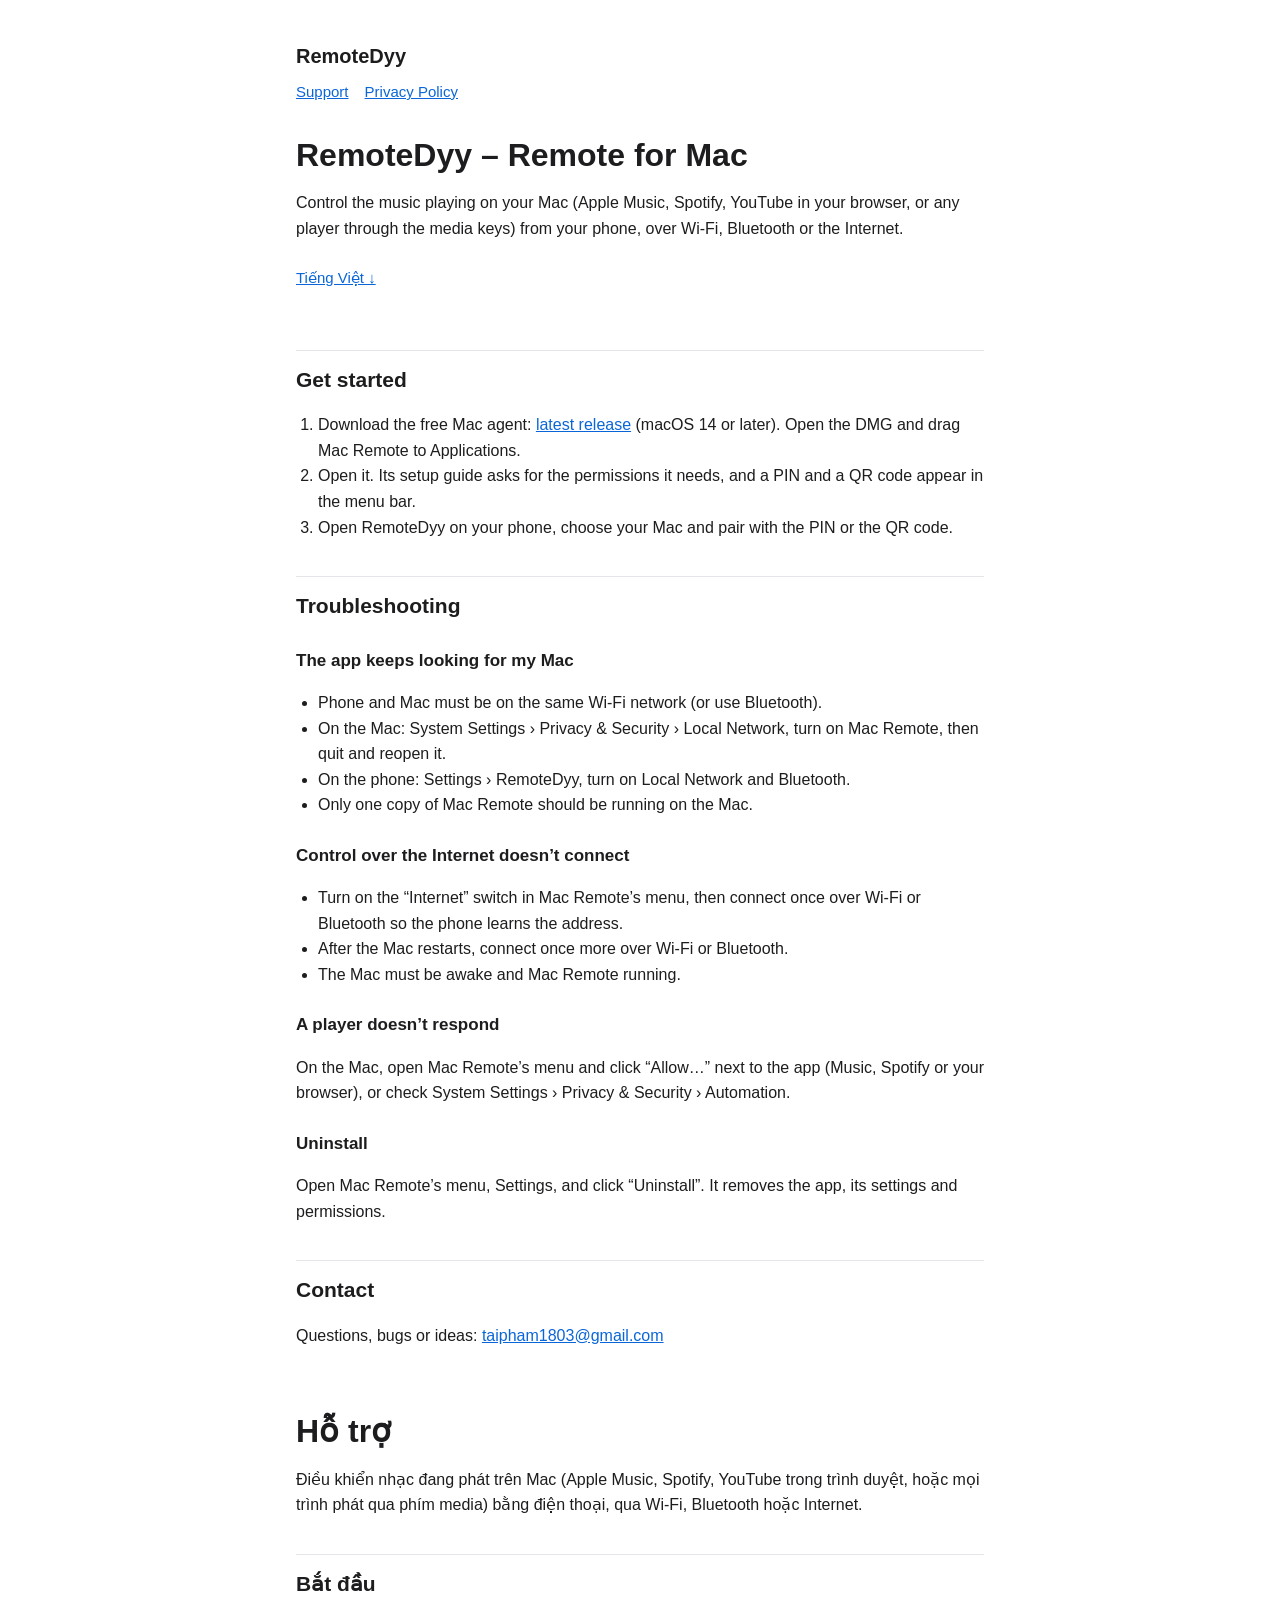
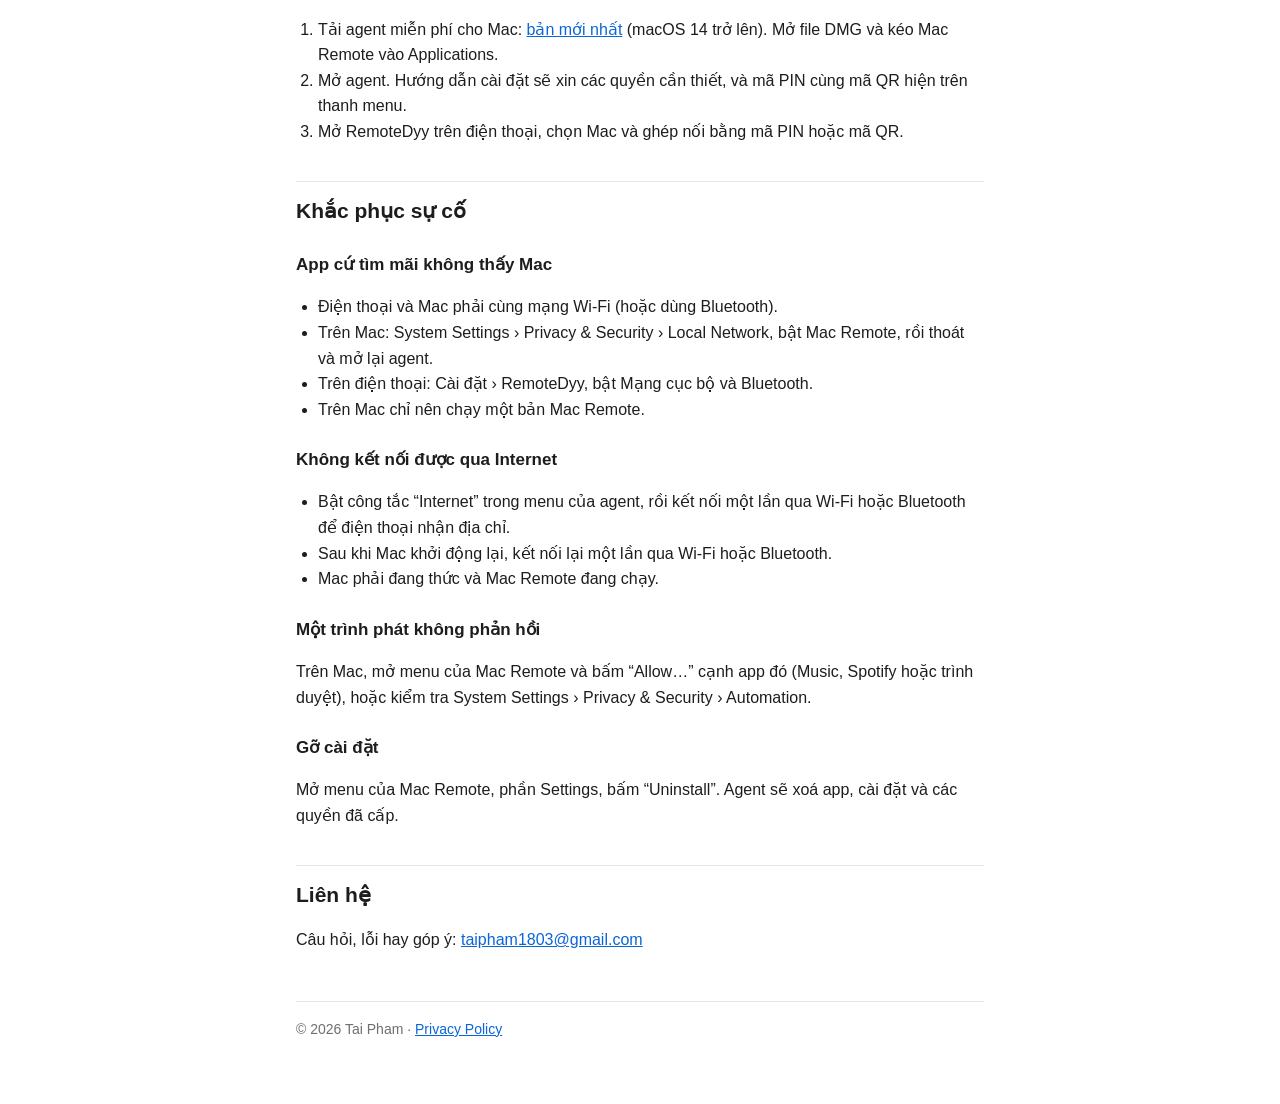
<file: docs/index.html>
<!doctype html>
<html lang="en">
<head>
<meta charset="utf-8">
<meta name="viewport" content="width=device-width, initial-scale=1">
<title>RemoteDyy Support</title>
<meta name="description" content="RemoteDyy: control the music on your Mac from your phone. Setup, troubleshooting and contact.">
<link rel="stylesheet" href="style.css">
</head>
<body>
<main>
<header>
  <a class="brand" href="./">RemoteDyy</a>
  <nav><a href="./">Support</a><a href="privacy/">Privacy Policy</a></nav>
</header>

<h1>RemoteDyy – Remote for Mac</h1>
<p>Control the music playing on your Mac (Apple Music, Spotify, YouTube in your browser, or any player through the media keys) from your phone, over Wi‑Fi, Bluetooth or the Internet.</p>
<a class="lang" href="#vi">Tiếng Việt ↓</a>

<h2>Get started</h2>
<ol>
  <li>Download the free Mac agent: <a href="https://github.com/taipham1803/macremote-releases/releases/latest">latest release</a> (macOS 14 or later). Open the DMG and drag Mac Remote to Applications.</li>
  <li>Open it. Its setup guide asks for the permissions it needs, and a PIN and a QR code appear in the menu bar.</li>
  <li>Open RemoteDyy on your phone, choose your Mac and pair with the PIN or the QR code.</li>
</ol>

<h2>Troubleshooting</h2>
<h3>The app keeps looking for my Mac</h3>
<ul>
  <li>Phone and Mac must be on the same Wi‑Fi network (or use Bluetooth).</li>
  <li>On the Mac: System Settings › Privacy &amp; Security › Local Network, turn on Mac Remote, then quit and reopen it.</li>
  <li>On the phone: Settings › RemoteDyy, turn on Local Network and Bluetooth.</li>
  <li>Only one copy of Mac Remote should be running on the Mac.</li>
</ul>
<h3>Control over the Internet doesn’t connect</h3>
<ul>
  <li>Turn on the “Internet” switch in Mac Remote’s menu, then connect once over Wi‑Fi or Bluetooth so the phone learns the address.</li>
  <li>After the Mac restarts, connect once more over Wi‑Fi or Bluetooth.</li>
  <li>The Mac must be awake and Mac Remote running.</li>
</ul>
<h3>A player doesn’t respond</h3>
<p>On the Mac, open Mac Remote’s menu and click “Allow…” next to the app (Music, Spotify or your browser), or check System Settings › Privacy &amp; Security › Automation.</p>
<h3>Uninstall</h3>
<p>Open Mac Remote’s menu, Settings, and click “Uninstall”. It removes the app, its settings and permissions.</p>

<h2>Contact</h2>
<p>Questions, bugs or ideas: <a href="mailto:taipham1803@gmail.com">taipham1803@gmail.com</a></p>

<h1 id="vi" style="margin-top:64px">Hỗ trợ</h1>
<p>Điều khiển nhạc đang phát trên Mac (Apple Music, Spotify, YouTube trong trình duyệt, hoặc mọi trình phát qua phím media) bằng điện thoại, qua Wi‑Fi, Bluetooth hoặc Internet.</p>

<h2>Bắt đầu</h2>
<ol>
  <li>Tải agent miễn phí cho Mac: <a href="https://github.com/taipham1803/macremote-releases/releases/latest">bản mới nhất</a> (macOS 14 trở lên). Mở file DMG và kéo Mac Remote vào Applications.</li>
  <li>Mở agent. Hướng dẫn cài đặt sẽ xin các quyền cần thiết, và mã PIN cùng mã QR hiện trên thanh menu.</li>
  <li>Mở RemoteDyy trên điện thoại, chọn Mac và ghép nối bằng mã PIN hoặc mã QR.</li>
</ol>

<h2>Khắc phục sự cố</h2>
<h3>App cứ tìm mãi không thấy Mac</h3>
<ul>
  <li>Điện thoại và Mac phải cùng mạng Wi‑Fi (hoặc dùng Bluetooth).</li>
  <li>Trên Mac: System Settings › Privacy &amp; Security › Local Network, bật Mac Remote, rồi thoát và mở lại agent.</li>
  <li>Trên điện thoại: Cài đặt › RemoteDyy, bật Mạng cục bộ và Bluetooth.</li>
  <li>Trên Mac chỉ nên chạy một bản Mac Remote.</li>
</ul>
<h3>Không kết nối được qua Internet</h3>
<ul>
  <li>Bật công tắc “Internet” trong menu của agent, rồi kết nối một lần qua Wi‑Fi hoặc Bluetooth để điện thoại nhận địa chỉ.</li>
  <li>Sau khi Mac khởi động lại, kết nối lại một lần qua Wi‑Fi hoặc Bluetooth.</li>
  <li>Mac phải đang thức và Mac Remote đang chạy.</li>
</ul>
<h3>Một trình phát không phản hồi</h3>
<p>Trên Mac, mở menu của Mac Remote và bấm “Allow…” cạnh app đó (Music, Spotify hoặc trình duyệt), hoặc kiểm tra System Settings › Privacy &amp; Security › Automation.</p>
<h3>Gỡ cài đặt</h3>
<p>Mở menu của Mac Remote, phần Settings, bấm “Uninstall”. Agent sẽ xoá app, cài đặt và các quyền đã cấp.</p>

<h2>Liên hệ</h2>
<p>Câu hỏi, lỗi hay góp ý: <a href="mailto:taipham1803@gmail.com">taipham1803@gmail.com</a></p>

<footer>© 2026 Tai Pham · <a href="privacy/">Privacy Policy</a></footer>
</main>
</body>
</html>
</file>
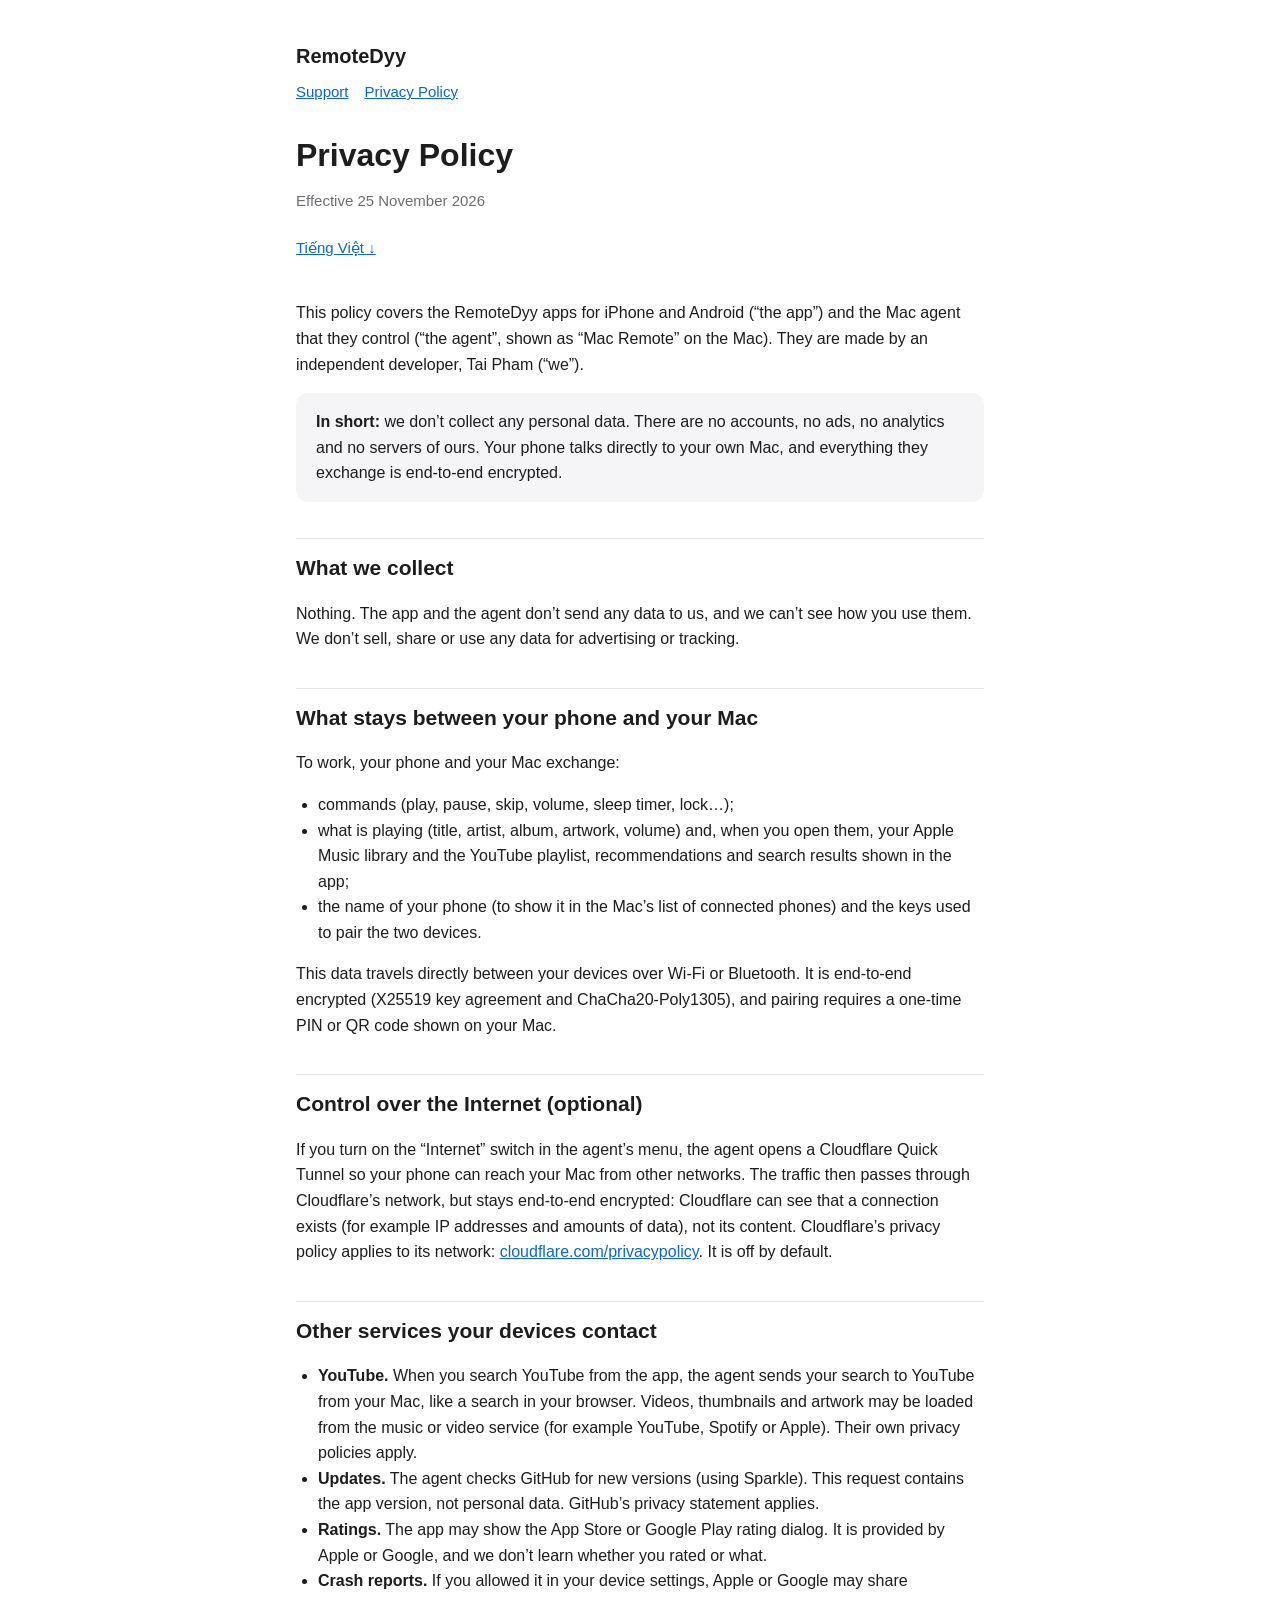
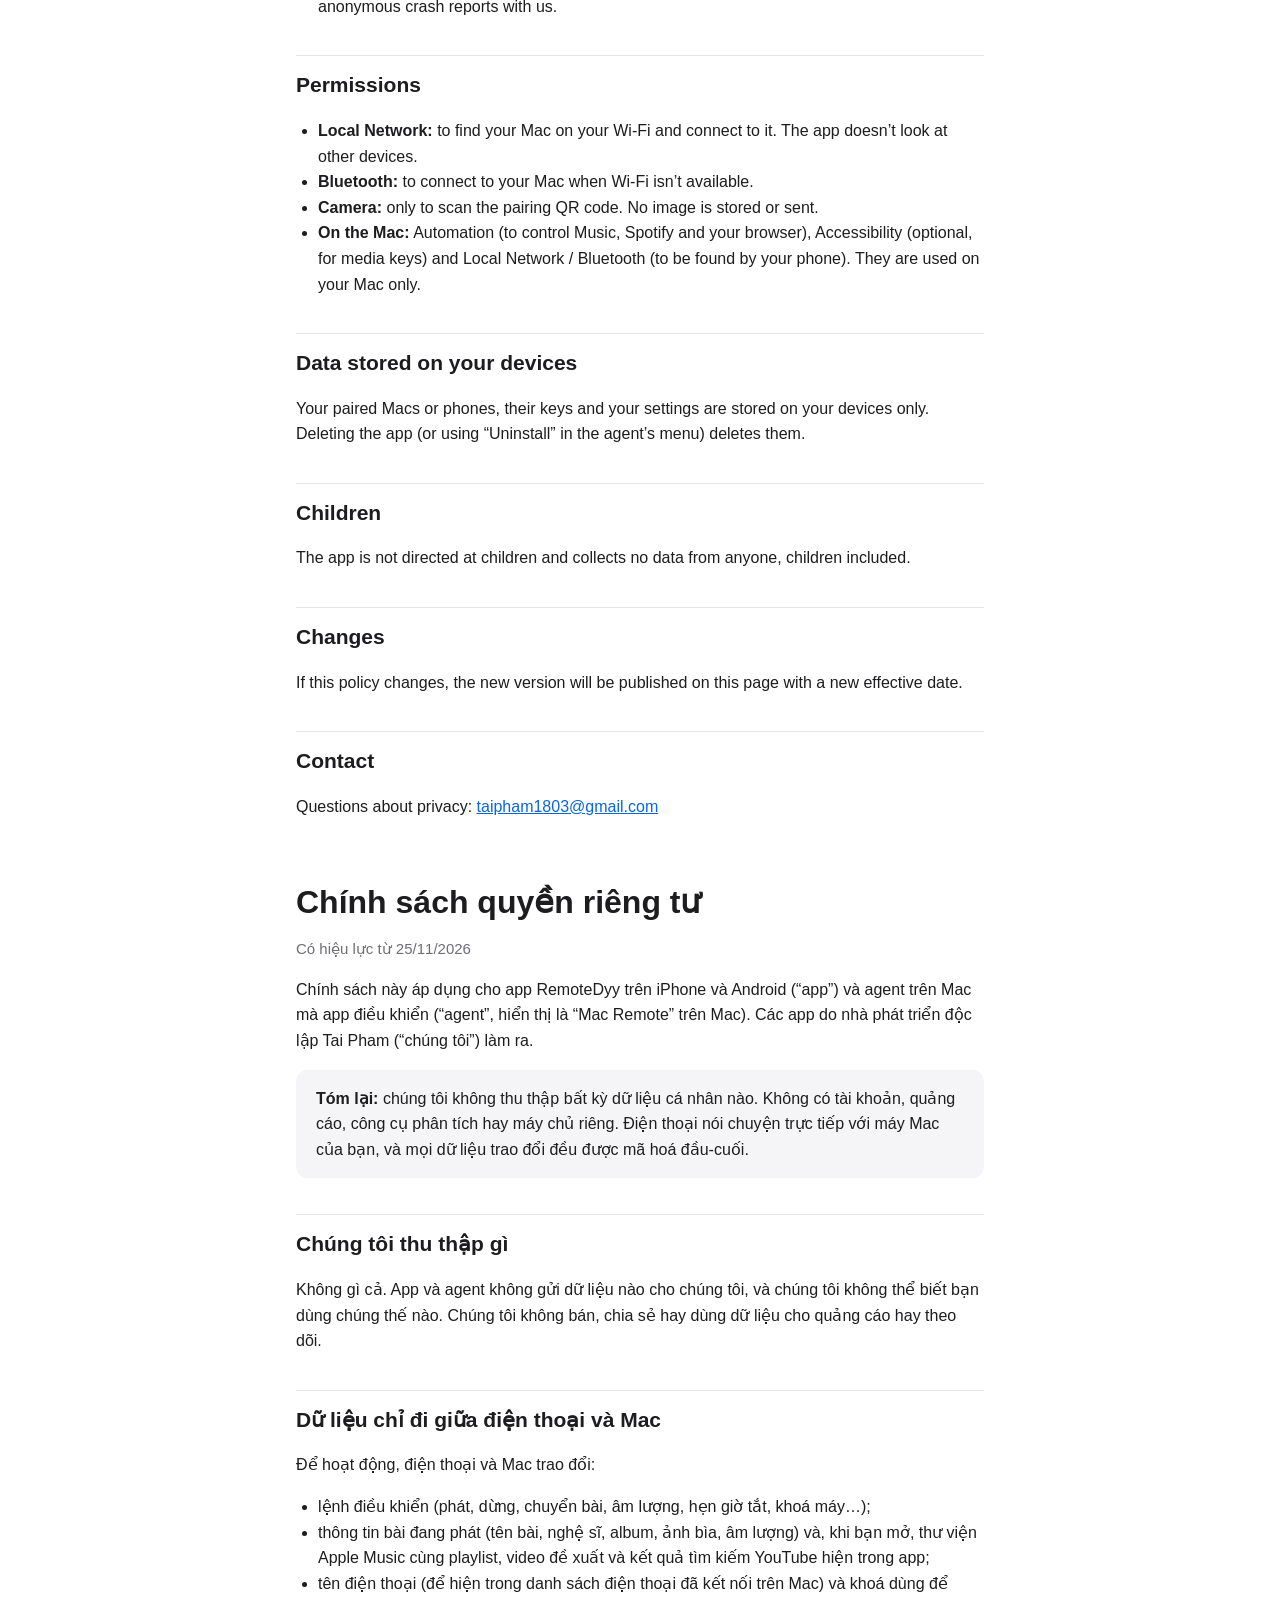
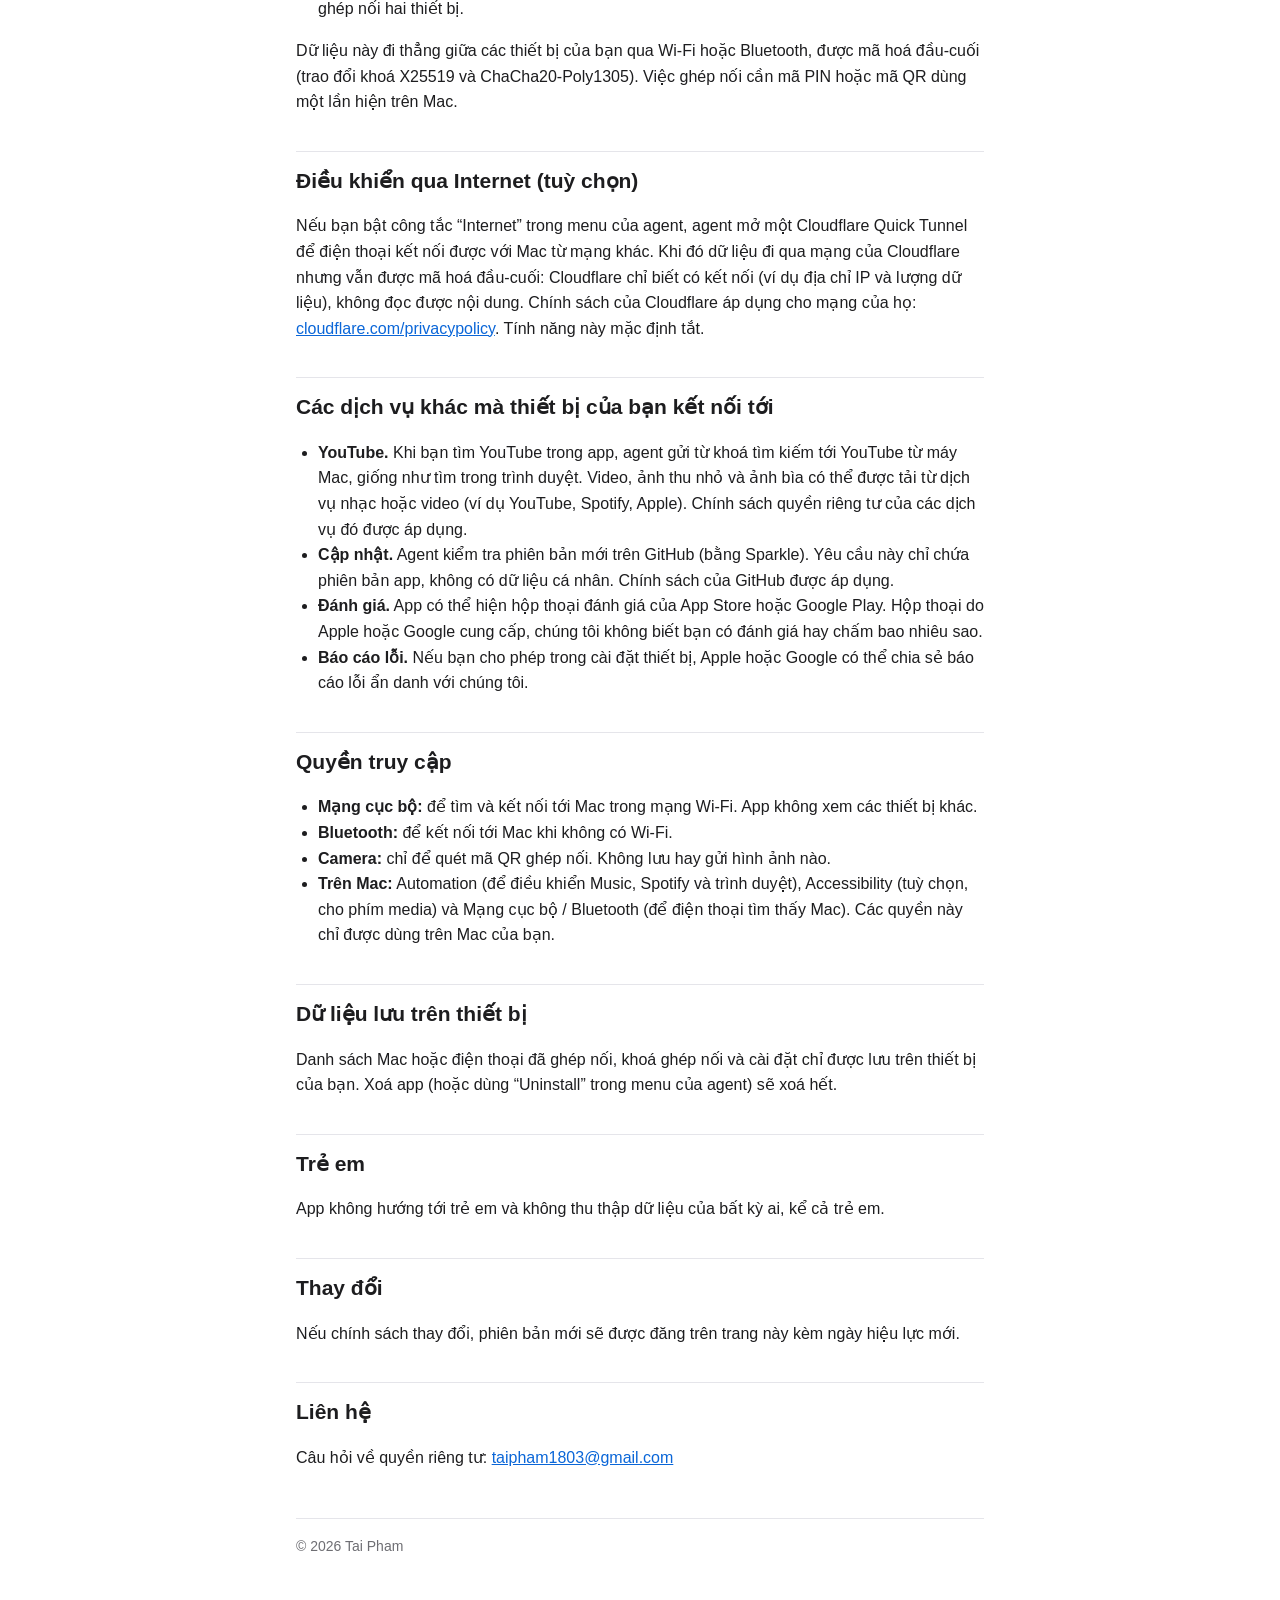
<file: docs/privacy/index.html>
<!doctype html>
<html lang="en">
<head>
<meta charset="utf-8">
<meta name="viewport" content="width=device-width, initial-scale=1">
<title>Privacy Policy – RemoteDyy</title>
<meta name="description" content="Privacy Policy of RemoteDyy, the remote for the music on your Mac, and of its Mac agent.">
<link rel="stylesheet" href="../style.css">
</head>
<body>
<main>
<header>
  <a class="brand" href="../">RemoteDyy</a>
  <nav><a href="../">Support</a><a href="./">Privacy Policy</a></nav>
</header>

<h1>Privacy Policy</h1>
<p class="muted">Effective 25 November 2026</p>
<a class="lang" href="#vi">Tiếng Việt ↓</a>

<p>This policy covers the RemoteDyy apps for iPhone and Android (“the app”) and the Mac agent that they control (“the agent”, shown as “Mac Remote” on the Mac). They are made by an independent developer, Tai Pham (“we”).</p>

<div class="card"><strong>In short:</strong> we don’t collect any personal data. There are no accounts, no ads, no analytics and no servers of ours. Your phone talks directly to your own Mac, and everything they exchange is end-to-end encrypted.</div>

<h2>What we collect</h2>
<p>Nothing. The app and the agent don’t send any data to us, and we can’t see how you use them. We don’t sell, share or use any data for advertising or tracking.</p>

<h2>What stays between your phone and your Mac</h2>
<p>To work, your phone and your Mac exchange:</p>
<ul>
  <li>commands (play, pause, skip, volume, sleep timer, lock…);</li>
  <li>what is playing (title, artist, album, artwork, volume) and, when you open them, your Apple Music library and the YouTube playlist, recommendations and search results shown in the app;</li>
  <li>the name of your phone (to show it in the Mac’s list of connected phones) and the keys used to pair the two devices.</li>
</ul>
<p>This data travels directly between your devices over Wi‑Fi or Bluetooth. It is end-to-end encrypted (X25519 key agreement and ChaCha20-Poly1305), and pairing requires a one-time PIN or QR code shown on your Mac.</p>

<h2>Control over the Internet (optional)</h2>
<p>If you turn on the “Internet” switch in the agent’s menu, the agent opens a Cloudflare Quick Tunnel so your phone can reach your Mac from other networks. The traffic then passes through Cloudflare’s network, but stays end-to-end encrypted: Cloudflare can see that a connection exists (for example IP addresses and amounts of data), not its content. Cloudflare’s privacy policy applies to its network: <a href="https://www.cloudflare.com/privacypolicy/">cloudflare.com/privacypolicy</a>. It is off by default.</p>

<h2>Other services your devices contact</h2>
<ul>
  <li><strong>YouTube.</strong> When you search YouTube from the app, the agent sends your search to YouTube from your Mac, like a search in your browser. Videos, thumbnails and artwork may be loaded from the music or video service (for example YouTube, Spotify or Apple). Their own privacy policies apply.</li>
  <li><strong>Updates.</strong> The agent checks GitHub for new versions (using Sparkle). This request contains the app version, not personal data. GitHub’s privacy statement applies.</li>
  <li><strong>Ratings.</strong> The app may show the App Store or Google Play rating dialog. It is provided by Apple or Google, and we don’t learn whether you rated or what.</li>
  <li><strong>Crash reports.</strong> If you allowed it in your device settings, Apple or Google may share anonymous crash reports with us.</li>
</ul>

<h2>Permissions</h2>
<ul>
  <li><strong>Local Network:</strong> to find your Mac on your Wi‑Fi and connect to it. The app doesn’t look at other devices.</li>
  <li><strong>Bluetooth:</strong> to connect to your Mac when Wi‑Fi isn’t available.</li>
  <li><strong>Camera:</strong> only to scan the pairing QR code. No image is stored or sent.</li>
  <li><strong>On the Mac:</strong> Automation (to control Music, Spotify and your browser), Accessibility (optional, for media keys) and Local Network / Bluetooth (to be found by your phone). They are used on your Mac only.</li>
</ul>

<h2>Data stored on your devices</h2>
<p>Your paired Macs or phones, their keys and your settings are stored on your devices only. Deleting the app (or using “Uninstall” in the agent’s menu) deletes them.</p>

<h2>Children</h2>
<p>The app is not directed at children and collects no data from anyone, children included.</p>

<h2>Changes</h2>
<p>If this policy changes, the new version will be published on this page with a new effective date.</p>

<h2>Contact</h2>
<p>Questions about privacy: <a href="mailto:taipham1803@gmail.com">taipham1803@gmail.com</a></p>

<h1 id="vi" style="margin-top:64px">Chính sách quyền riêng tư</h1>
<p class="muted">Có hiệu lực từ 25/11/2026</p>

<p>Chính sách này áp dụng cho app RemoteDyy trên iPhone và Android (“app”) và agent trên Mac mà app điều khiển (“agent”, hiển thị là “Mac Remote” trên Mac). Các app do nhà phát triển độc lập Tai Pham (“chúng tôi”) làm ra.</p>

<div class="card"><strong>Tóm lại:</strong> chúng tôi không thu thập bất kỳ dữ liệu cá nhân nào. Không có tài khoản, quảng cáo, công cụ phân tích hay máy chủ riêng. Điện thoại nói chuyện trực tiếp với máy Mac của bạn, và mọi dữ liệu trao đổi đều được mã hoá đầu-cuối.</div>

<h2>Chúng tôi thu thập gì</h2>
<p>Không gì cả. App và agent không gửi dữ liệu nào cho chúng tôi, và chúng tôi không thể biết bạn dùng chúng thế nào. Chúng tôi không bán, chia sẻ hay dùng dữ liệu cho quảng cáo hay theo dõi.</p>

<h2>Dữ liệu chỉ đi giữa điện thoại và Mac</h2>
<p>Để hoạt động, điện thoại và Mac trao đổi:</p>
<ul>
  <li>lệnh điều khiển (phát, dừng, chuyển bài, âm lượng, hẹn giờ tắt, khoá máy…);</li>
  <li>thông tin bài đang phát (tên bài, nghệ sĩ, album, ảnh bìa, âm lượng) và, khi bạn mở, thư viện Apple Music cùng playlist, video đề xuất và kết quả tìm kiếm YouTube hiện trong app;</li>
  <li>tên điện thoại (để hiện trong danh sách điện thoại đã kết nối trên Mac) và khoá dùng để ghép nối hai thiết bị.</li>
</ul>
<p>Dữ liệu này đi thẳng giữa các thiết bị của bạn qua Wi‑Fi hoặc Bluetooth, được mã hoá đầu-cuối (trao đổi khoá X25519 và ChaCha20-Poly1305). Việc ghép nối cần mã PIN hoặc mã QR dùng một lần hiện trên Mac.</p>

<h2>Điều khiển qua Internet (tuỳ chọn)</h2>
<p>Nếu bạn bật công tắc “Internet” trong menu của agent, agent mở một Cloudflare Quick Tunnel để điện thoại kết nối được với Mac từ mạng khác. Khi đó dữ liệu đi qua mạng của Cloudflare nhưng vẫn được mã hoá đầu-cuối: Cloudflare chỉ biết có kết nối (ví dụ địa chỉ IP và lượng dữ liệu), không đọc được nội dung. Chính sách của Cloudflare áp dụng cho mạng của họ: <a href="https://www.cloudflare.com/privacypolicy/">cloudflare.com/privacypolicy</a>. Tính năng này mặc định tắt.</p>

<h2>Các dịch vụ khác mà thiết bị của bạn kết nối tới</h2>
<ul>
  <li><strong>YouTube.</strong> Khi bạn tìm YouTube trong app, agent gửi từ khoá tìm kiếm tới YouTube từ máy Mac, giống như tìm trong trình duyệt. Video, ảnh thu nhỏ và ảnh bìa có thể được tải từ dịch vụ nhạc hoặc video (ví dụ YouTube, Spotify, Apple). Chính sách quyền riêng tư của các dịch vụ đó được áp dụng.</li>
  <li><strong>Cập nhật.</strong> Agent kiểm tra phiên bản mới trên GitHub (bằng Sparkle). Yêu cầu này chỉ chứa phiên bản app, không có dữ liệu cá nhân. Chính sách của GitHub được áp dụng.</li>
  <li><strong>Đánh giá.</strong> App có thể hiện hộp thoại đánh giá của App Store hoặc Google Play. Hộp thoại do Apple hoặc Google cung cấp, chúng tôi không biết bạn có đánh giá hay chấm bao nhiêu sao.</li>
  <li><strong>Báo cáo lỗi.</strong> Nếu bạn cho phép trong cài đặt thiết bị, Apple hoặc Google có thể chia sẻ báo cáo lỗi ẩn danh với chúng tôi.</li>
</ul>

<h2>Quyền truy cập</h2>
<ul>
  <li><strong>Mạng cục bộ:</strong> để tìm và kết nối tới Mac trong mạng Wi‑Fi. App không xem các thiết bị khác.</li>
  <li><strong>Bluetooth:</strong> để kết nối tới Mac khi không có Wi‑Fi.</li>
  <li><strong>Camera:</strong> chỉ để quét mã QR ghép nối. Không lưu hay gửi hình ảnh nào.</li>
  <li><strong>Trên Mac:</strong> Automation (để điều khiển Music, Spotify và trình duyệt), Accessibility (tuỳ chọn, cho phím media) và Mạng cục bộ / Bluetooth (để điện thoại tìm thấy Mac). Các quyền này chỉ được dùng trên Mac của bạn.</li>
</ul>

<h2>Dữ liệu lưu trên thiết bị</h2>
<p>Danh sách Mac hoặc điện thoại đã ghép nối, khoá ghép nối và cài đặt chỉ được lưu trên thiết bị của bạn. Xoá app (hoặc dùng “Uninstall” trong menu của agent) sẽ xoá hết.</p>

<h2>Trẻ em</h2>
<p>App không hướng tới trẻ em và không thu thập dữ liệu của bất kỳ ai, kể cả trẻ em.</p>

<h2>Thay đổi</h2>
<p>Nếu chính sách thay đổi, phiên bản mới sẽ được đăng trên trang này kèm ngày hiệu lực mới.</p>

<h2>Liên hệ</h2>
<p>Câu hỏi về quyền riêng tư: <a href="mailto:taipham1803@gmail.com">taipham1803@gmail.com</a></p>

<footer>© 2026 Tai Pham</footer>
</main>
</body>
</html>
</file>
<file: docs/style.css>
:root {
  --bg: #ffffff;
  --text: #1d1d1f;
  --muted: #6e6e73;
  --line: #e5e5ea;
  --accent: #0a66d8;
  --card: #f5f5f7;
}
@media (prefers-color-scheme: dark) {
  :root {
    --bg: #111113;
    --text: #f2f2f7;
    --muted: #a1a1a6;
    --line: #2c2c2e;
    --accent: #4c9bff;
    --card: #1c1c1e;
  }
}
* { box-sizing: border-box; }
body {
  margin: 0;
  background: var(--bg);
  color: var(--text);
  font: 16px/1.6 -apple-system, BlinkMacSystemFont, "Segoe UI", Roboto, "Helvetica Neue", Arial, sans-serif;
  -webkit-text-size-adjust: 100%;
}
main { max-width: 720px; margin: 0 auto; padding: 40px 16px 64px; }
header { margin-bottom: 32px; }
header a.brand { color: var(--text); text-decoration: none; font-weight: 700; font-size: 20px; }
nav { margin-top: 8px; font-size: 15px; }
nav a { margin-right: 16px; }
a { color: var(--accent); }
h1 { font-size: 32px; line-height: 1.2; margin: 0 0 8px; }
h2 { font-size: 21px; margin: 36px 0 8px; padding-top: 12px; border-top: 1px solid var(--line); }
h3 { font-size: 17px; margin: 24px 0 4px; }
p, li { color: var(--text); }
.muted { color: var(--muted); font-size: 15px; }
.lang { display: inline-block; margin: 8px 0 24px; font-size: 15px; }
.card { background: var(--card); border-radius: 12px; padding: 16px 20px; margin: 16px 0; }
ul, ol { padding-left: 22px; }
code { font: 14px ui-monospace, SFMono-Regular, Menlo, monospace; background: var(--card); padding: 1px 5px; border-radius: 4px; }
footer { margin-top: 48px; padding-top: 16px; border-top: 1px solid var(--line); color: var(--muted); font-size: 14px; }
</file>
